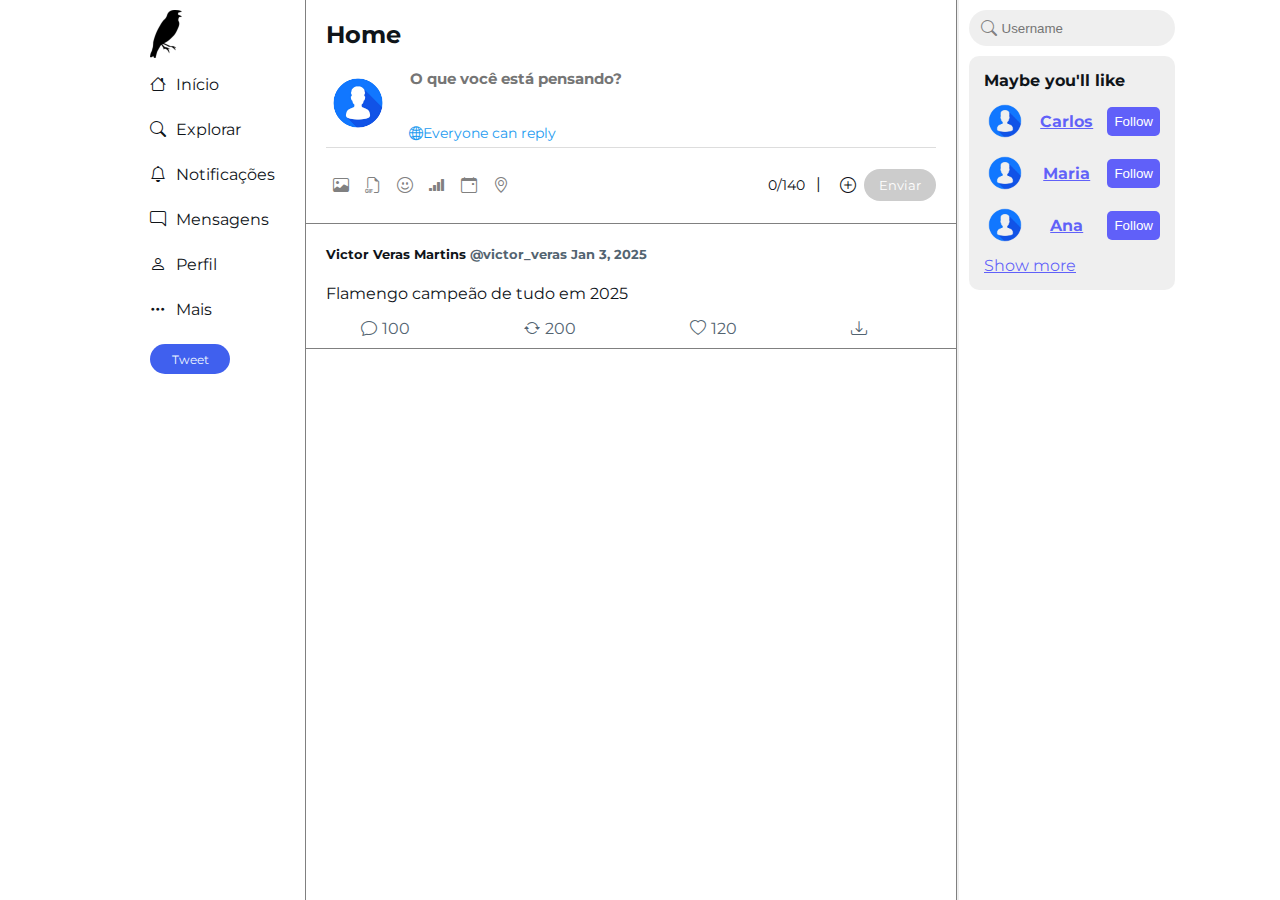
<file: index.html>
<!DOCTYPE html>
<html lang="en">
<head>
    <meta charset="UTF-8">
    <meta name="viewport" content="width=, initial-scale=1.0">
    <title>Tzeeter</title>
    <link rel="stylesheet" href="./css/modal.css">
    <link rel="stylesheet" href="./css/tzeetar.css">
    <link rel="stylesheet" href="https://cdn.jsdelivr.net/npm/bootstrap-icons@1.11.3/font/bootstrap-icons.min.css">
</head>
<body>
    <body>
        <dialog id="tzeetDialog">
            <div class="modal-content">
                <button class="close"><i class="bi bi-x-lg"></i></button>
                <h2>Tzeetar</h2>
                <div class="tzeet-box">
                    <img src="./images/rb_4707.png" alt="perfil">
                    <div class="textarea-container">
                        <textarea placeholder="O que você está pensando?"></textarea>
                        <div class="reply"><i class="bi bi-globe2"></i> Everyone can reply</div>
                    </div>
                </div>
                <div class="icons-bar">
                    <div class="icons">
                        <a href="#"><i class="bi bi-image"></i></a>
                        <a href="#"><i class="bi bi-filetype-gif"></i></a>
                        <a href="#"><i class="bi bi-emoji-smile"></i></a>
                        <a href="#"><i class="bi bi-reception-4"></i></a>
                        <a href="#"><i class="bi bi-calendar-event"></i></a>
                        <a href="#"><i class="bi bi-geo-alt"></i></a>
                    </div>
                    <div class="status-bar">
                        <span class="counter">0/140</span>
                        <button class="send-btn" disabled>Enviar</button>
                    </div>
                </div>
            </div>
        </dialog>
    </body>
<header>
    <img src="./images/tiziu.png" alt="logo_tzeeter">
    <ul class="menu">
        <li><i class="bi bi-house"></i><a href="inicio">Início</a></li>
        <li><i class="bi bi-search"></i><a href="explorar">Explorar</a></li>
        <li><i class="bi bi-bell"></i><a href="notificações">Notificações</a></li>
        <li><i class="bi bi-chat-right"></i><a href="messagens">Mensagens</a></li>
        <li><i class="bi bi-person"></i><a href="profile.html">Perfil</a></li>
        <li><i class="bi bi-three-dots"></i><a href="mais">Mais</a></li>
    </ul>
    <button id="openModal">Tweet</button>
</header>
<main>
    <div class="modal-content">
        <h2>Home</h2>
        <div class="tzeet-box">
            <img src="./images/rb_4707.png" alt="perfil">
            <div class="textarea-container">
                <textarea placeholder="O que você está pensando?"></textarea>
                <div class="reply"><i class="bi bi-globe2"></i> Everyone can reply</div>
            </div>
        </div>
        <div class="icons-bar">
            <div class="icons">
                <a href="#"><i class="bi bi-image"></i></a>
                <a href="#"><i class="bi bi-filetype-gif"></i></a>
                <a href="#"><i class="bi bi-emoji-smile"></i></a>
                <a href="#"><i class="bi bi-reception-4"></i></a>
                <a href="#"><i class="bi bi-calendar-event"></i></a>
                <a href="#"><i class="bi bi-geo-alt"></i></a>
            </div>
            <div class="status-bar">
                <span class="counter">0/140</span>
                <p>|</p>
                <a href="#"></a>
                <i class="bi bi-plus-circle"></i>
                <button class="send-btn" disabled>Enviar</button>
            </div>
        </div>
    </div>
    <section class="tweet">
        <h5><span>Victor Veras Martins</span> <span>@victor_veras Jan 3, 2025</span></h5>
        <p>Flamengo campeão de tudo em 2025</p>
        <section class="actions">
            <a href="responder"><i class="bi bi-chat"></i>100</a>
            <a href="retweetar"><i class="bi bi-arrow-repeat"></i>200</a>
            <a href="curtir"><i class="bi bi-heart"></i>120</a>
            <a href="compartilhar"><i class="bi bi-download"></i></a> 
        </section>
    </section>
</main>
<aside class="others">
    <div class="search"> 
        <i class="bi bi-search"> </i> 
        <input type="text" placeholder="Username">
    </div>

    <div class="container">
        <b>Maybe you'll like</b>

        <section class="person">
            <img src="./images/rb_4707.png">
            <a href="">Carlos</a>
            <button>Follow</button>
        </section>
        <section class="person">
            <img src="./images/rb_4707.png">
            <a href="">Maria</a>
            <button>Follow</button>
        </section>
        <section class="person">
            <img src="./images/rb_4707.png">
            <a href="">Ana</a>
            <button>Follow</button>
        </section>

        <a href="">Show more</a>
    </div>
</aside>
<script src="./scripts/home.js"></script>
<script src="./scripts/modal.js"></script>
</body>
</html>
</file>
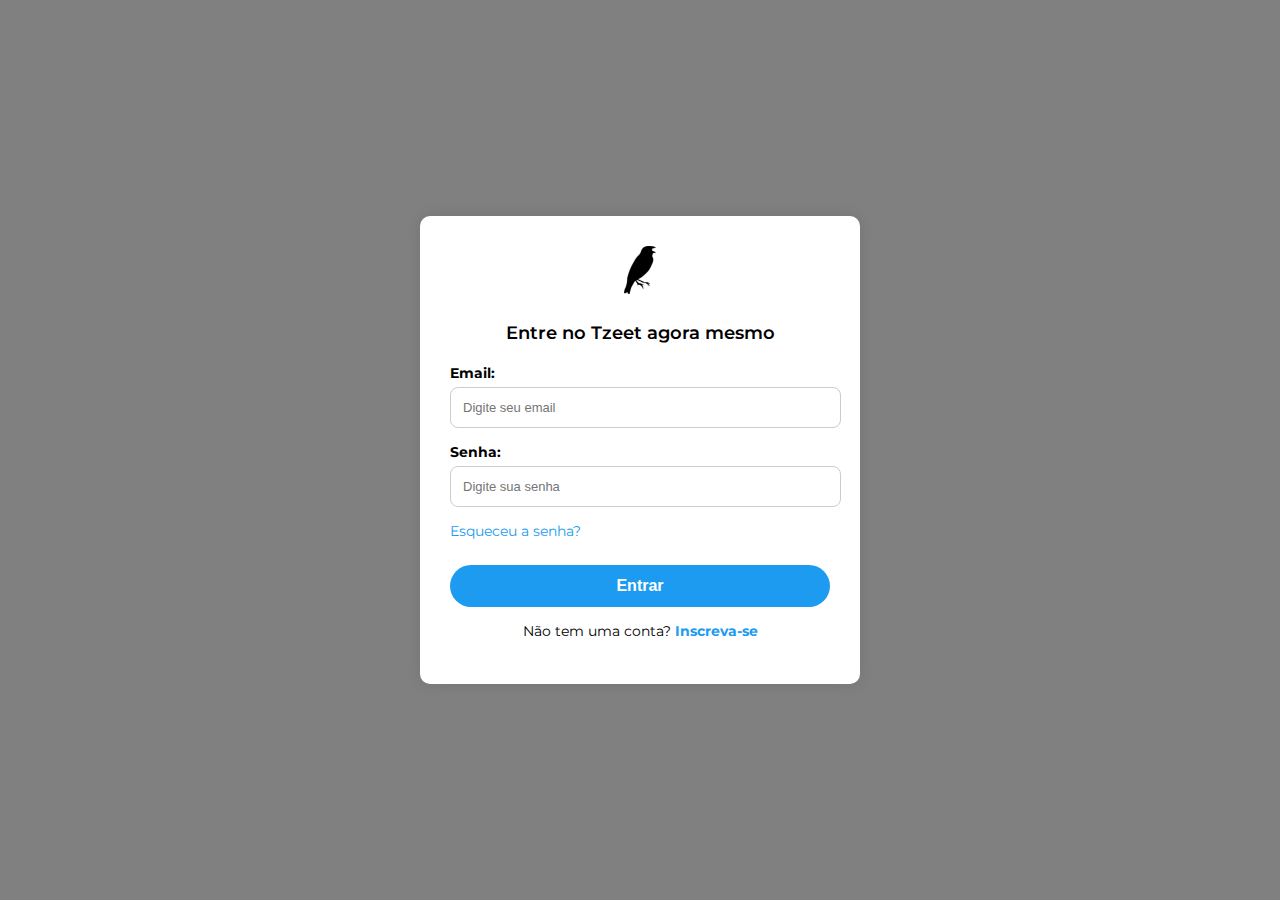
<file: login.html>
<!DOCTYPE html>
<html lang="pt-BR">
<head>
    <meta charset="UTF-8">
    <meta name="viewport" content="width=device-width, initial-scale=1.0">
    <title>Login</title>
    <link rel="stylesheet" href="./css/login.css">
    <link rel="stylesheet" href="https://cdn.jsdelivr.net/npm/bootstrap-icons/font/bootstrap-icons.css">
</head>
<body>
    <div class="login-container">
        <div class="login-box">
            <img src="./images/tiziu.png" alt="Tzeet Logo" class="logo">
            <h2>Entre no Tzeet agora mesmo</h2>
            <form id="login-form">
                <div class="input-group">
                    <label for="email">Email:</label>
                    <input type="email" id="email" name="email" placeholder="Digite seu email" required>
                    <span class="error-message" id="email-error">Informe um email válido.</span>
                </div>
                <div class="input-group">
                    <label for="password">Senha:</label>
                    <input type="password" id="password" name="password" placeholder="Digite sua senha" required>
                </div>
                <a href="#" class="forgot-password">Esqueceu a senha?</a>
                <button type="submit" class="login-btn">Entrar</button>
            </form>
            <p class="signup-text">Não tem uma conta? <a href="register.html">Inscreva-se</a></p>
        </div>
    </div>
    <script src="./scripts/login.js"></script>
</body>
</html>
</file>
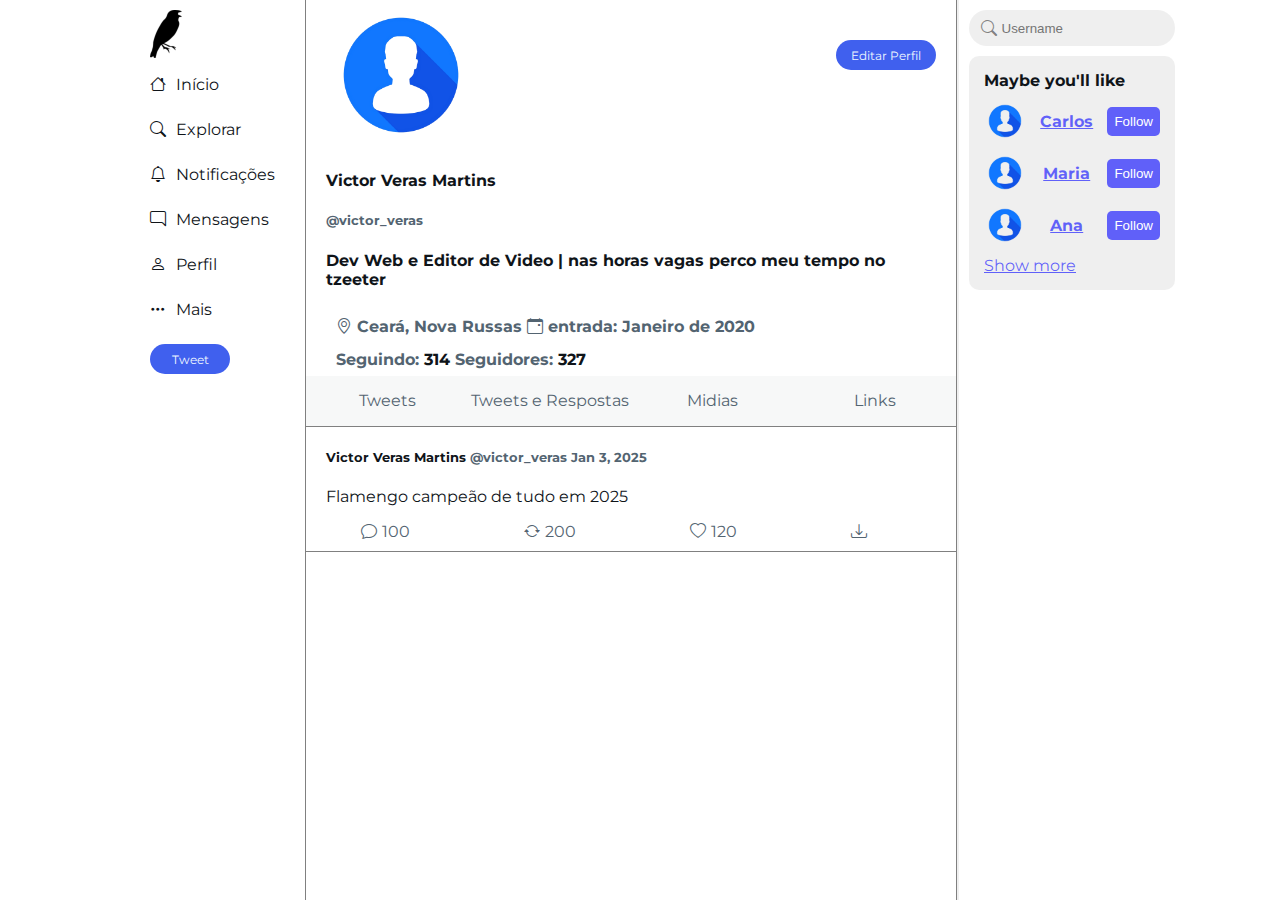
<file: profile.html>
<!DOCTYPE html>
<html lang="en">
<head>
    <meta charset="UTF-8">
    <meta name="viewport" content="width=, initial-scale=1.0">
    <title>Tzeeter</title>
    <link rel="stylesheet" href="./css/style.css">
    <link rel="stylesheet" href="./css/tzeetar.css">
    <link rel="stylesheet" href="./css/modal.css">
    <link rel="stylesheet" href="https://cdn.jsdelivr.net/npm/bootstrap-icons@1.11.3/font/bootstrap-icons.min.css">
</head>
<body>
    <body>
        <dialog id="tzeetDialog">
            <div class="modal-content">
                <button class="close"><i class="bi bi-x-lg"></i></button>
                <h2>Tzeetar</h2>
                <div class="tzeet-box">
                    <img src="./images/rb_4707.png" alt="perfil">
                    <div class="textarea-container">
                        <textarea placeholder="O que você está pensando?"></textarea>
                        <div class="reply"><i class="bi bi-globe2"></i> Everyone can reply</div>
                    </div>
                </div>
                <div class="icons-bar">
                    <div class="icons">
                        <a href="#"><i class="bi bi-image"></i></a>
                        <a href="#"><i class="bi bi-filetype-gif"></i></a>
                        <a href="#"><i class="bi bi-emoji-smile"></i></a>
                        <a href="#"><i class="bi bi-reception-4"></i></a>
                        <a href="#"><i class="bi bi-calendar-event"></i></a>
                        <a href="#"><i class="bi bi-geo-alt"></i></a>
                    </div>
                    <div class="status-bar">
                        <span class="counter">0/140</span>
                        <button class="send-btn" disabled>Enviar</button>
                    </div>
                </div>
            </div>
        </dialog>
    </body>
<header>
    <img src="./images/tiziu.png" alt="logo_tzeeter">
    <ul class="menu">
        <li><i class="bi bi-house"></i><a href="index.html">Início</a></li>
        <li><i class="bi bi-search"></i><a href="explorar">Explorar</a></li>
        <li><i class="bi bi-bell"></i><a href="notificações">Notificações</a></li>
        <li><i class="bi bi-chat-right"></i><a href="messagens">Mensagens</a></li>
        <li><i class="bi bi-person"></i><a href="perfil">Perfil</a></li>
        <li><i class="bi bi-three-dots"></i><a href="mais">Mais</a></li>
    </ul>
    <button id="openModal">Tweet</button>
</header>
<main>
    <div>
        <img src="./images/rb_4707.png" alt="Foto do usuário">
        <button class="edit">Editar Perfil</button>
    </div>
    <h4>Victor Veras Martins</h4>
    <h5>@victor_veras</h5>
    <h4>Dev Web e Editor de Video | nas horas vagas perco meu tempo no tzeeter</h4>
    <ul>
        <li><i class="bi bi-geo-alt"></i> Ceará, Nova Russas <i class="bi bi-calendar-event"></i> entrada: Janeiro de 2020</li>
        <li>Seguindo: <span class="number">314 </span> Seguidores: <span class="number">327</span></li>
    </ul>
    <section class="conteudo">
        <a href="tweets">Tweets</a>
        <a href="tweetsRespostas">Tweets e Respostas</a>
        <a href="midia">Midias</a>
        <a href="links">Links</a>
    </section>
    <section class="tweet">
        <h5><span>Victor Veras Martins</span> <span>@victor_veras Jan 3, 2025</span></h5>
        <p>Flamengo campeão de tudo em 2025</p>
        <section class="actions">
            <a href="responder"><i class="bi bi-chat"></i>100</a>
            <a href="retweetar"><i class="bi bi-arrow-repeat"></i>200</a>
            <a href="curtir"><i class="bi bi-heart"></i>120</a>
            <a href="compartilhar"><i class="bi bi-download"></i></a> 
        </section>
    </section>
</main>
<aside class="others">
    <div class="search"> 
        <i class="bi bi-search"> </i> 
        <input type="text" placeholder="Username">
    </div>

    <div class="container">
        <b>Maybe you'll like</b>

        <section class="person">
            <img src="./images/rb_4707.png">
            <a href="">Carlos</a>
            <button>Follow</button>
        </section>
        <section class="person">
            <img src="./images/rb_4707.png">
            <a href="">Maria</a>
            <button>Follow</button>
        </section>
        <section class="person">
            <img src="./images/rb_4707.png">
            <a href="">Ana</a>
            <button>Follow</button>
        </section>

        <a href="">Show more</a>
    </div>
</aside>
<script src="./scripts/home.js"></script>
<script src="./scripts/modal.js"></script>
</body>
</html>
</file>
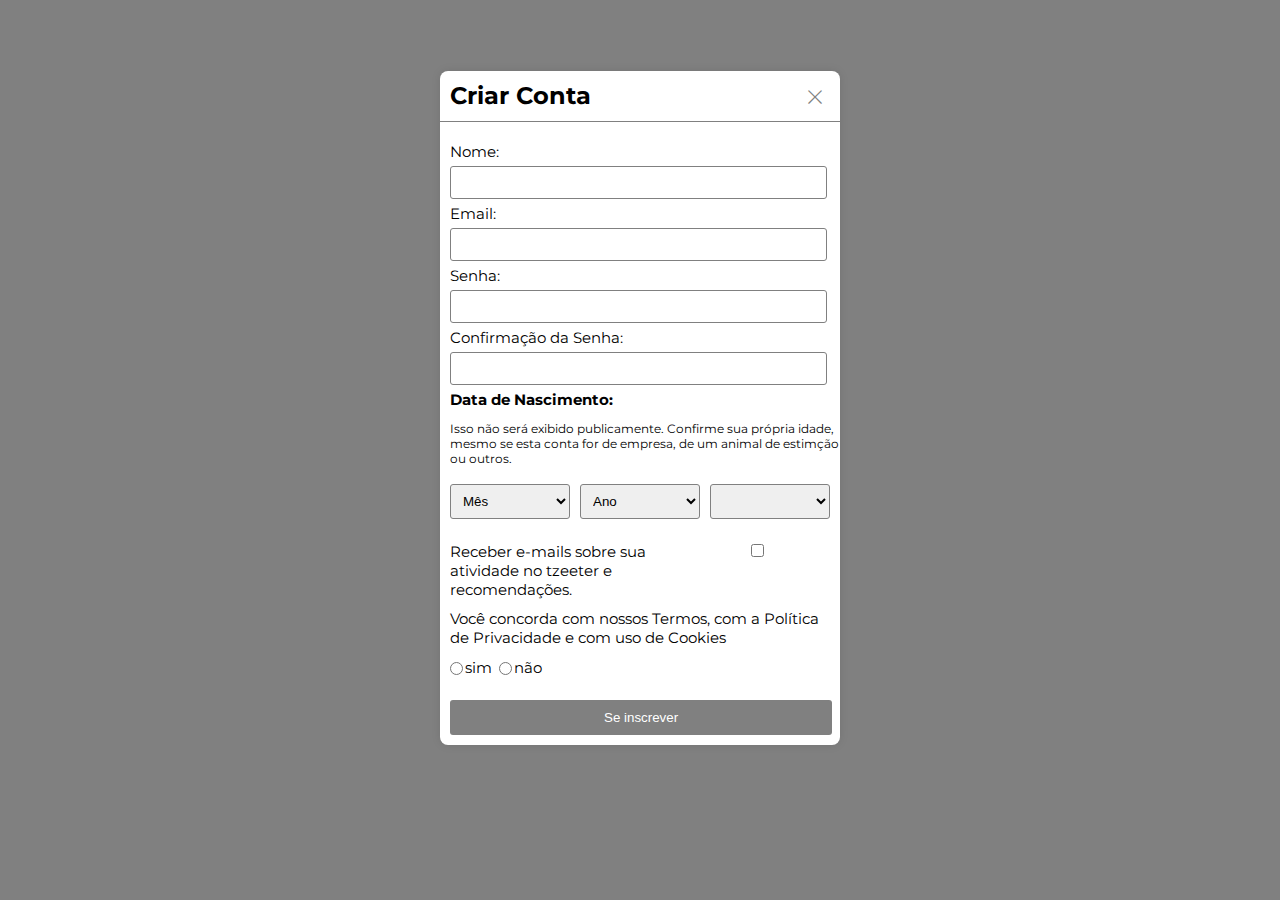
<file: register.html>
<!DOCTYPE html>
<html lang="pt-BR">
<head>
    <meta charset="UTF-8">
    <meta name="viewport" content="width=device-width, initial-scale=1.0">
    <title>Cadastro</title>
    <link rel="stylesheet" href="./css/register.css">
    <link rel="stylesheet" href="https://cdn.jsdelivr.net/npm/bootstrap-icons/font/bootstrap-icons.css">
</head>
<body>
    <div class="form-container">
        <div class="create-close">
            <h2>Criar Conta</h2>
            <button class="close"><i class="bi bi-x-lg"></i></button>
        </div>
        <form id="registerForm">
            <label>Nome:</label>
            <input type="text" id="name" required>
            <div class="error" id="nameError"></div>
            
            <label>Email:</label>
            <input type="email" id="email" required>
            <div class="error" id="emailError"></div>
            
            <label>Senha:</label>
            <input type="password" id="password" required minlength="6">
            <div class="error" id="passwordError"></div>
            
            <label>Confirmação da Senha:</label>
            <input type="password" id="confirmPassword" required>
            <div class="error" id="confirmPasswordError"></div>
            
            <label><strong>Data de Nascimento:</strong></label>
            <p>Isso não será exibido publicamente. Confirme sua própria idade, mesmo se esta conta for de empresa, de um animal de estimção ou outros.</p>
            <div class="date">
                <select id="month" required>
                    <option value="">Mês</option>
                    <option value="1">Janeiro</option>
                    <option value="2">Fevereiro</option>
                    <option value="3">Março</option>
                    <option value="4">Abril</option>
                    <option value="5">Maio</option>
                    <option value="6">Junho</option>
                    <option value="7">Julho</option>
                    <option value="8">Agosto</option>
                    <option value="9">Setembro</option>
                    <option value="10">Outubro</option>
                    <option value="11">Novembro</option>
                    <option value="12">Dezembro</option>
                </select>
                <select id="year" required></select>
                <select id="day" required></select>
                <div class="error" id="dobError"></div>
            </div>

            <div class="receive">
                <label>Receber e-mails sobre sua atividade no tzeeter e recomendações.</label>
                <input type="checkbox" id="emails">
            </div>
    
            <label>Você concorda com nossos Termos, com a Política de Privacidade e com uso de Cookies</label>
            <div class="options">
                <div class="options-radio">
                    <input type="radio" name="terms" id="agree">
                    <label>sim</label>
                </div>
                <div class="options-radio">
                    <input type="radio" name="terms" id="disagree">
                    <label>não</label>
                </div>
            </div>
            <div class="error" id="termsError"></div>
            
            <button type="submit" id="submitBtn" disabled>Se inscrever</button>
        </form>
    </div>
    <script src="./scripts/register.js"></script>
</body>
</html>
</file>
<file: css/modal.css>
@import url('https://fonts.googleapis.com/css2?family=Krona+One&family=Montserrat:wght@400;600&display=swap');

dialog {
    border: none;
    width: 50%;
    max-width: 500px;
    padding: 20px;
    border-radius: 10px;
    background-color: white;
    box-shadow: 0px 0px 15px rgba(0, 0, 0, 0.2);
}

dialog::backdrop {
    background-color: rgba(0, 0, 0, 0.5);
}

h2 {
    margin-bottom: 10px;
}

.tzeet-box {
    display: flex;
    align-items: center;
    gap: 10px;
}

.tzeet-box img {
    width: 64px;
    height: 64px;
    border-radius: 50%;
    display: flex;
}

.textarea-container {
    flex: 1;
    display: flex;
    flex-direction: column;
}

textarea {
    width: 100%;
    border: none;
    resize: none;
    font-size: 15px;
    padding: 10px;
    min-height: 40px;
    font-weight: bold;
    font-family: 'Montserrat', serif;
}

textarea:focus {
    outline: none;
}

.reply {
    color: #1d9bf0;
    cursor: pointer;
    display: flex;
    align-items: center;
    font-size: 14px;
    padding: 5px 0;
    margin-left: 9px;
}

.reply:hover {
    background: rgba(29, 155, 240, 0.1);
    border-radius: 5px;
}

.icons-bar {
    display: flex;
    align-items: center;
    justify-content: space-between;
    padding: 7px 0;
    border-top: 1px solid #ddd;
}

.icons {
    display: flex;
    gap: 2px;
}

.icons a {
    display: flex;
    align-items: center;
    justify-content: center;
    width: 30px;
    height: 30px;
    border-radius: 50%;
    color: gray;
}

.icons a:hover {
    background: rgba(29, 155, 240, 0.1);
    color: #1d9bf0;
}

.status-bar {
    display: flex;
    align-items: center;
    gap: 8px;
}

.status-bar p {
    padding: 3px;
    margin-bottom: 20px;
}

.counter {
    font-size: 14px;
}

.counter.warning {
    color: rgb(255, 200, 0);
}

.counter.error {
    color: rgb(255, 0, 0);
}

.send-btn {
    background: #1d9bf0;
    color: white;
    border: none;
    padding: 8px 15px;
    border-radius: 20px;
    cursor: pointer;
    font-family: 'Montserrat', serif;
}

.send-btn:disabled {
    background: #ccc;
    cursor: not-allowed;
}

h2 {
    margin-bottom: 10px;
}

.tzeet-box {
    display: flex;
    align-items: center;
    gap: 10px;
}

.tzeet-box img {
    width: 64px;
    height: 64px;
    border-radius: 50%;
    display: flex;
}

.textarea-container {
    flex: 1;
    display: flex;
    flex-direction: column;
}

textarea {
    width: 100%;
    border: none;
    resize: none;
    font-size: 15px;
    padding: 10px;
    min-height: 40px;
    font-weight: bold;
    font-family: 'Montserrat', serif;
}

textarea:focus {
    outline: none;
}

.reply {
    color: #1d9bf0;
    cursor: pointer;
    display: flex;
    align-items: center;
    font-size: 14px;
    padding: 5px 0;
    margin-left: 9px;
}

.reply:hover {
    background: rgba(29, 155, 240, 0.1);
    border-radius: 5px;
}

.icons-bar {
    display: flex;
    align-items: center;
    justify-content: space-between;
    padding: 7px 0;
    border-top: 1px solid #ddd;
}

.icons {
    display: flex;
    gap: 2px;
}

.icons a {
    display: flex;
    align-items: center;
    justify-content: center;
    width: 30px;
    height: 30px;
    border-radius: 50%;
    color: gray;
}

.icons a:hover {
    background: rgba(29, 155, 240, 0.1);
    color: #1d9bf0;
}

.status-bar {
    display: flex;
    align-items: center;
    gap: 8px;
}

.status-bar p {
    padding: 3px;
    margin-bottom: 20px;
}

.counter {
    font-size: 14px;
}

.counter.warning {
    color: rgb(255, 200, 0);
}

.counter.error {
    color: rgb(255, 0, 0);
}

.send-btn {
    background: #1d9bf0;
    color: white;
    border: none;
    padding: 8px 15px;
    border-radius: 20px;
    cursor: pointer;
    font-family: 'Montserrat', serif;
}

.send-btn:disabled {
    background: #ccc;
    cursor: not-allowed;
}

.close {
    background-color: white;
    border: none;
}
</file>
<file: css/tzeetar.css>
@import url('https://fonts.googleapis.com/css2?family=Krona+One&family=Montserrat:wght@400;600&display=swap');

body {
    background-color: white;
    color: rgb(15, 20, 25);
    font-family:  'Montserrat', serif;
    display: flex;
    flex-direction: row;
    margin: 0;
    padding: 0;
    justify-content: center;
}

header {
    margin-left: 55px;
    margin-right: 30px;
}

header img {
    margin-top: 10px;

}

header i {
    padding-right: 10px;
}

header > ul > li > a {
    color:  rgb(15, 20, 25);
    text-decoration: none;
    padding: 0;
}

li {
    padding: 13px 0px;
}

header > ul {
    list-style-type: none;
    padding: 0;
    margin: 0;
    width: 100%;
}

header > ul > li:hover{
    background-color: rgba(15, 25, 20, 0.1);
    border-radius: 30px;
    width: 130px;
    padding: 13px;
} 

header button {
    font-family:  'Montserrat', serif;
    font-size: 12px;
    background-color: rgb(64, 96, 238);
    border-radius: 15px;
    border: none;
    color: aliceblue;
    width: 80px;
    height: 30px;
    margin-top: 12px;
    cursor: pointer;
}

main {
    margin-left: 0px;
    margin-top: 0px;
    width: 650px;
    height: 100vh;
    border: 1px solid gray;
    border-top: none;
    border-bottom: none;
}

main > div,h4,ul,h5,p {
    padding: 0px 20px 0px 20px;
}

h2 {
    margin-bottom: 10px;
}

.tzeet-box {
    display: flex;
    align-items: center;
    gap: 10px;
}

.tzeet-box img {
    width: 64px;
    height: 64px;
    border-radius: 50%;
    display: flex;
}

.textarea-container {
    flex: 1;
    display: flex;
    flex-direction: column;
}

textarea {
    width: 100%;
    border: none;
    resize: none;
    font-size: 15px;
    padding: 10px;
    min-height: 40px;
    font-weight: bold;
    font-family: 'Montserrat', serif;
}

textarea:focus {
    outline: none;
}

.reply {
    color: #1d9bf0;
    cursor: pointer;
    display: flex;
    align-items: center;
    font-size: 14px;
    padding: 5px 0;
    margin-left: 9px;
}

.reply:hover {
    background: rgba(29, 155, 240, 0.1);
    border-radius: 5px;
}

.icons-bar {
    display: flex;
    align-items: center;
    justify-content: space-between;
    padding: 7px 0;
    border-top: 1px solid #ddd;
}

.icons {
    display: flex;
    gap: 2px;
}

.icons a {
    display: flex;
    align-items: center;
    justify-content: center;
    width: 30px;
    height: 30px;
    border-radius: 50%;
    color: gray;
}

.icons a:hover {
    background: rgba(29, 155, 240, 0.1);
    color: #1d9bf0;
}

.status-bar {
    display: flex;
    align-items: center;
    gap: 8px;
}

.status-bar p {
    padding: 3px;
    margin-bottom: 20px;
}

.counter {
    font-size: 14px;
}

.counter.warning {
    color: rgb(255, 200, 0);
}

.counter.error {
    color: rgb(255, 0, 0);
}

.send-btn {
    background: #1d9bf0;
    color: white;
    border: none;
    padding: 8px 15px;
    border-radius: 20px;
    cursor: pointer;
    font-family: 'Montserrat', serif;
}

.send-btn:disabled {
    background: #ccc;
    cursor: not-allowed;
}

.conteudo {
    background-color: rgba(15, 25, 20, 0.03);
    display: flex;
    justify-content: space-around;
}

main > section > a {
    text-decoration: none;
    color:  rgb(83, 100, 113);
    width: 100vh;
    height: 50px;
    display: flex;
    justify-content: center;
    align-items: center;
}

main > section > a:hover {
    text-decoration: underline;
    background-color:  rgba(15, 25, 20, 0.1);
}

.tweet {
    border-top: 1px solid gray;
    border-bottom: 1px solid gray;
    width: 100%;
}

.actions {
    padding-bottom: 10px;
}

.actions i {
    padding-right: 5px;
}

section section a {
    color: rgb(83, 100, 113);
    text-decoration: none;
    padding: 0px 55px;
    border-radius: 5px;
    background-color: transparent;
}

section section .bi-chat:hover {
    background-color: rgba(29, 155, 240, 0.1);
    color: rgba(29, 155, 240, 1);
}

section section .bi-arrow-repeat:hover {
    background-color: rgba(0, 186, 124, 0.1);
    color: rgba(0, 186, 124, 1);
}

section section .bi-heart:hover {
    background-color: rgba(249, 24, 128, 0.1);
    color: rgba(249, 24, 128, 1);
}

section section a[href="compartilhar"]:hover {
    background-color: rgba(15, 25, 20, 0.03);
}

section section a[href="responder"]:hover {
    color: rgba(29, 155, 240, 1);
}

section section a[href="retweetar"]:hover {
    color: rgba(0, 186, 124, 1);
}

section section a[href="curtir"]:hover {
    color: rgba(249, 24, 128, 1);
}

h4:first-of-type {
    color: rgb(15, 20, 25);
}

h5, h5 span {
    color: rgb(83, 100, 113);
}

h4:last-of-type {
    color: rgb(15, 20, 25);
}

main ul:first-of-type li {
    color: rgb(83, 100, 113);
}

section > h5 span:first-of-type {
    color: rgb(15, 20, 25);
    font-weight: bold;
}

section > h5 span:last-of-type {
    color: rgb(83, 100, 113);
}

section > p {
    color: rgb(15, 20, 25);
}

main > section:hover {
    background-color: rgba(0, 0, 0, 0.03);
}

.others {
    padding: 10px;
    min-width: 190px;
    gap: 10px;
    display: flex;
    flex-direction: column;
    border-left: rgba(100, 100, 100, 0.1) 2px solid;    
}

.others > .search {
    padding: 3px;
    border-radius: 25px;
    color:  rgba(100, 100, 100, 0.8);
    height: 30px;
    background-color:  rgba(100, 100, 100, 0.1);
    display: flex;
    justify-content: center;
    align-items: center;
    gap: 3px;
}

.others > .search > input {
    display: inline;
    max-width: 80%;
    text-decoration: none;
    border: none;
    background-color: transparent;
}

.others > .search > input:focus {
    border: none;
    outline: none;
}

.others > .container {
    display: flex;
    flex-direction: column;
    gap: 10px;
    padding: 15px;
    border-radius: 10px;
    background-color:  rgba(100, 100, 100, 0.1);
}

.others > .container a {
    color: rgba(0, 0, 255, 0.6);
}

.others > .container > .person {
    display: flex;
    align-items: center;
    justify-content: space-between;
    gap: 10px;  
}

.others > .container > .person img {
    width: 42px;
}

.others > .container > .person a {
    font-weight: bold;
    color: rgba(0, 0, 255, 0.6);
}

.others > .container > .person button {
    border: none;
    color: white;
    background-color: rgba(0, 0, 255, 0.6);
    padding: 7px;
    border-radius: 5px;
}

@media (max-width: 768px) {
    header {
        width: 80px; 
        display: flex;
        flex-direction: column;
        align-items: center; 
        padding: 10px 0; 
        height: 100vh; 
        background-color: white; 
    }

    header > ul {
        width: 100%; 
    }

    header > ul > li {
        display: flex;
        justify-content: center;
        padding: 10px 0; 
    }

    header > ul > li > a span {
        display: none;
    }

    header > ul > li > a i {
        font-size: 24px; 
    }

    header button {
        width: 60px; 
        height: 60px; 
        padding: 0; 
        justify-content: center;
        margin-top: auto; 
        background-color: rgb(64, 96, 238); 
        border: none;
        border-radius: 50%;
    }

    header button span {
        display: none;
    }

    header button i {
        font-size: 24px;
    }

    main {
        width: calc(100% - 80px);
        padding: 20px; 
    }
}
</file>
<file: css/login.css>
@import url('https://fonts.googleapis.com/css2?family=Montserrat:wght@400;600&display=swap');

body {
    font-family: 'Montserrat', sans-serif;
    background-color: #808080; 
    display: flex;
    justify-content: center;
    align-items: center;
    height: 100vh;
    margin: 0;
}

.login-container {
    display: flex;
    justify-content: center;
    align-items: center;
    width: 100%;
}

.login-box {
    background-color: white;
    padding: 30px;
    border-radius: 10px;
    text-align: center;
    box-shadow: 0px 0px 15px rgba(0, 0, 0, 0.1);
    width: 380px;
}

.logo {
    margin-bottom: 10px;
}

h2 {
    font-size: 18px;
    font-weight: 600;
    margin-bottom: 20px;
}

.input-group {
    text-align: left;
    margin-bottom: 15px;
}

.input-group label {
    display: block;
    font-weight: bold;
    margin-bottom: 5px;
    font-size: 14px;
}

.input-group input {
    width: 90%;
    padding: 12px;
    border-radius: 8px;
    border: 1px solid #ccc;
    font-size: 13px;
    background-color: white;
    color: black;
    padding-right: 35px;
}

.input-group input:focus {
    outline: none;
    border: 2px solid #1d9bf0;
}

.forgot-password {
    display: block;
    text-align: left;
    margin-bottom: 15px;
    font-size: 14px;
    color: #1d9bf0;
    text-decoration: none;
}

.forgot-password:hover {
    text-decoration: underline;
}

.login-btn {
    width: 100%;
    padding: 12px;
    margin-top: 10px;
    background-color: #1d9bf0;
    border: none;
    color: white;
    font-size: 16px;
    font-weight: bold;
    border-radius: 25px;
    cursor: pointer;
    position: relative;
}

.login-btn:disabled {
    background-color: #ccc;
    cursor: not-allowed;
}

.login-btn:hover {
    background-color: #1479c9;
}

.signup-text {
    margin-top: 15px;
    font-size: 14px;
}

.signup-text a {
    color: #1d9bf0;
    text-decoration: none;
    font-weight: bold;
}

.signup-text a:hover {
    text-decoration: underline;
}

.input-group .icon {
    position: absolute;
    right: 10px;
    top: 40px;
    font-size: 18px;
    display: none;
}

/*js*/
.input-group input.error {
    border: 2px solid red;
    background-color: #ffe6e6;
}

.input-group input.error + .icon-error {
    color: red;
    display: block;
}

.input-group input.valid {
    border: 2px solid green;
    background-color: #e6ffe6;
}

.input-group input.valid + .icon-success {
    color: green;
    display: block;
}

.error-message {
    color: red;
    font-size: 12px;
    display: none;
    margin-top: 5px;
}
</file>
<file: css/style.css>
@import url('https://fonts.googleapis.com/css2?family=Krona+One&family=Montserrat:wght@400;600&display=swap');

body {
    background-color: white;
    color: rgb(15, 20, 25);
    font-family:  'Montserrat', serif;
    display: flex;
    flex-direction: row;
    margin: 0;
    padding: 0;
    justify-content: center;
}

header {
    margin-left: 55px;
    margin-right: 30px;
}

header img {
    margin-top: 10px;

}

header i {
    padding-right: 10px;
}

header > ul > li > a {
    color:  rgb(15, 20, 25);
    text-decoration: none;
    padding: 0;
}

li {
    padding: 13px 0px;
}

header > ul {
    list-style-type: none;
    padding: 0;
    margin: 0;
    width: 100%;
}

header > ul > li:hover{
    background-color: rgba(15, 25, 20, 0.1);
    border-radius: 30px;
    width: 130px;
    padding: 13px;
} 

header button {
    font-family:  'Montserrat', serif;
    font-size: 12px;
    background-color: rgb(64, 96, 238);
    border-radius: 15px;
    border: none;
    color: aliceblue;
    width: 80px;
    height: 30px;
    margin-top: 12px;
}

main img {
    width: 150px;
    height: 150px;
    margin-left: 0px;
}

.number {
    color: rgb(15, 20, 25);
    font-style: bold;
}

main {
    margin-left: 0px;
    margin-top: 0px;
    width: 650px;
    height: 100vh;
    border: 1px solid gray;
    border-top: none;
    border-bottom: none;
}

main > div,h4,ul,h5,p {
    padding: 0px 20px 0px 20px;
}

main > ul {
    list-style-type: none;
    margin: 0;
    padding: 0;
}

main div {
    display: flex;
    justify-content: space-between;
}

div .edit {
    margin-top: 40px;
    height: 30px;
    width: 100px;
    font-family:  'Montserrat', serif;
    font-size: 12px;
    background-color: rgb(64, 96, 238);
    border-radius: 15px;
    border: none;
    color: aliceblue;
}

main > ul > li {
    font-weight: bold;
    color:  rgb(83, 100, 113);
    padding: 7px 30px;
}

main > ul > li:hover {
    text-decoration: underline;
}

.conteudo {
    background-color: rgba(15, 25, 20, 0.03);
    display: flex;
    justify-content: space-around;
}

main > section > a {
    text-decoration: none;
    color:  rgb(83, 100, 113);
    width: 100vh;
    height: 50px;
    display: flex;
    justify-content: center;
    align-items: center;
}

main > section > a:hover {
    text-decoration: underline;
    background-color:  rgba(15, 25, 20, 0.1);
}

.tweet {
    border-top: 1px solid gray;
    border-bottom: 1px solid gray;
    width: 100%;
}

.actions {
    padding-bottom: 10px;
}

.actions i {
    padding-right: 5px;
}

section section a {
    color: rgb(83, 100, 113);
    text-decoration: none;
    padding: 0px 55px;
    border-radius: 5px;
    background-color: transparent;
}

section section .bi-chat:hover {
    background-color: rgba(29, 155, 240, 0.1);
    color: rgba(29, 155, 240, 1);
}

section section .bi-arrow-repeat:hover {
    background-color: rgba(0, 186, 124, 0.1);
    color: rgba(0, 186, 124, 1);
}

section section .bi-heart:hover {
    background-color: rgba(249, 24, 128, 0.1);
    color: rgba(249, 24, 128, 1);
}

section section a[href="compartilhar"]:hover {
    background-color: rgba(15, 25, 20, 0.03);
}

section section a[href="responder"]:hover {
    color: rgba(29, 155, 240, 1);
}

section section a[href="retweetar"]:hover {
    color: rgba(0, 186, 124, 1);
}

section section a[href="curtir"]:hover {
    color: rgba(249, 24, 128, 1);
}

h4:first-of-type {
    color: rgb(15, 20, 25);
}

h5, h5 span {
    color: rgb(83, 100, 113);
}

h4:last-of-type {
    color: rgb(15, 20, 25);
}

main ul:first-of-type li {
    color: rgb(83, 100, 113);
}

section > h5 span:first-of-type {
    color: rgb(15, 20, 25);
    font-weight: bold;
}

section > h5 span:last-of-type {
    color: rgb(83, 100, 113);
}

section > p {
    color: rgb(15, 20, 25);
}

main > section:hover {
    background-color: rgba(0, 0, 0, 0.03);
}

.others {
    padding: 10px;
    min-width: 190px;
    gap: 10px;
    display: flex;
    flex-direction: column;
    border-left: rgba(100, 100, 100, 0.1) 2px solid;    
}

.others > .search {
    padding: 3px;
    border-radius: 25px;
    color:  rgba(100, 100, 100, 0.8);
    height: 30px;
    background-color:  rgba(100, 100, 100, 0.1);
    display: flex;
    justify-content: center;
    align-items: center;
    gap: 3px;
}

.others > .search > input {
    display: inline;
    max-width: 80%;
    text-decoration: none;
    border: none;
    background-color: transparent;
}

.others > .search > input:focus {
    border: none;
    outline: none;
}

.others > .container {
    display: flex;
    flex-direction: column;
    gap: 10px;
    padding: 15px;
    border-radius: 10px;
    background-color:  rgba(100, 100, 100, 0.1);
}

.others > .container a {
    color: rgba(0, 0, 255, 0.6);
}

.others > .container > .person {
    display: flex;
    align-items: center;
    justify-content: space-between;
    gap: 10px;  
}

.others > .container > .person img {
    width: 42px;
}

.others > .container > .person a {
    font-weight: bold;
    color: rgba(0, 0, 255, 0.6);
}

.others > .container > .person button {
    border: none;
    color: white;
    background-color: rgba(0, 0, 255, 0.6);
    padding: 7px;
    border-radius: 5px;
}

@media (max-width: 768px) {
    header {
        width: 80px; 
        display: flex;
        flex-direction: column;
        align-items: center; 
        padding: 10px 0; 
        height: 100vh; 
        background-color: white; 
    }

    header > ul {
        width: 100%; 
    }

    header > ul > li {
        display: flex;
        justify-content: center;
        padding: 10px 0; 
    }

    header > ul > li > a span {
        display: none;
    }

    header > ul > li > a i {
        font-size: 24px; 
    }

    header button {
        width: 60px; 
        height: 60px; 
        padding: 0; 
        justify-content: center;
        margin-top: auto; 
        background-color: rgb(64, 96, 238); 
        border: none;
        border-radius: 50%;
    }

    header button span {
        display: none;
    }

    header button i {
        font-size: 24px;
    }

    main {
        width: calc(100% - 80px);
        padding: 20px; 
    }
}
</file>
<file: css/register.css>
@import url('https://fonts.googleapis.com/css2?family=Montserrat:wght@400;600&display=swap');


body {
    font-family: "Montserrat", sans-serif;
    background-color: #808080; 
    display: flex;
    justify-content: center;
    align-items: center;
    height: 800px;
}

.form-container {
    margin-top: 100px;
    margin-bottom: 100px;
    background: white;
    padding: 10px 0px 10px 0px;
    border-radius: 8px;
    box-shadow: 0 0 10px rgba(0, 0, 0, 0.1);
    width: 400px;
}

.create-close {
    display: flex;
    align-items: baseline;
    justify-content: space-between;
    border-bottom: #808080 1px solid;
    height: 40px;
    width: 100%;
    margin-top:0px;
    margin-bottom: 10px;
}

.form-container .create-close .close {
    width: 30px;
    height: 30px;
    background-color: transparent;
    border-radius: 30px;
    color: black;
    display: flex;
    align-items: center;
    justify-content: center;
    position: static;
    margin-right: 10px;
}

.create-close button i{
    font-size: 18px;
    color: #808080;
}

.form-container h2 {
    display: flex;
    align-items: center;
    margin-top: 0px;
    padding-bottom: 10px;
    padding-left: 10px;
}

form {
    padding-top: 10px;
    padding-left: 10px;
    font-size: 15px;
}

input, select {
    width: 92%;
    padding: 8px;
    margin: 5px 0;
    border-radius: 3px;
    border: #808080 1px solid;
}

.date {
    padding-top: 1px;
    padding-bottom: 5px;
    display: flex;
    justify-content: baseline;
    gap: 10px;
}

p {
    font-size: 12px;
}

.receive {
    display: flex;
    align-items: baseline;
    justify-content: space-between;
    padding-bottom: 10px;
    padding-top: 10px;
}

.options {
    display: flex;
    flex-direction: row;
    align-items: start;
    padding-top: 10px;
    padding-bottom: 5px;
}

.options-radio {
    display: flex;
    flex-direction: row;
    gap: 2px;
}

.options-radio label {
    padding-right: 7px;
    margin-top: 1px;
}

.options-radio input {
    margin-bottom: 20px;
}

.error {
    color: red;
    font-size: 12px;
}

button {
    width: 98%;
    padding: 10px;
    background-color: blue;
    color: white;
    border: none;
    border-radius: 3px;
    cursor: pointer;
}

button:disabled {
    background-color: gray;
    cursor: not-allowed;
}
</file>
